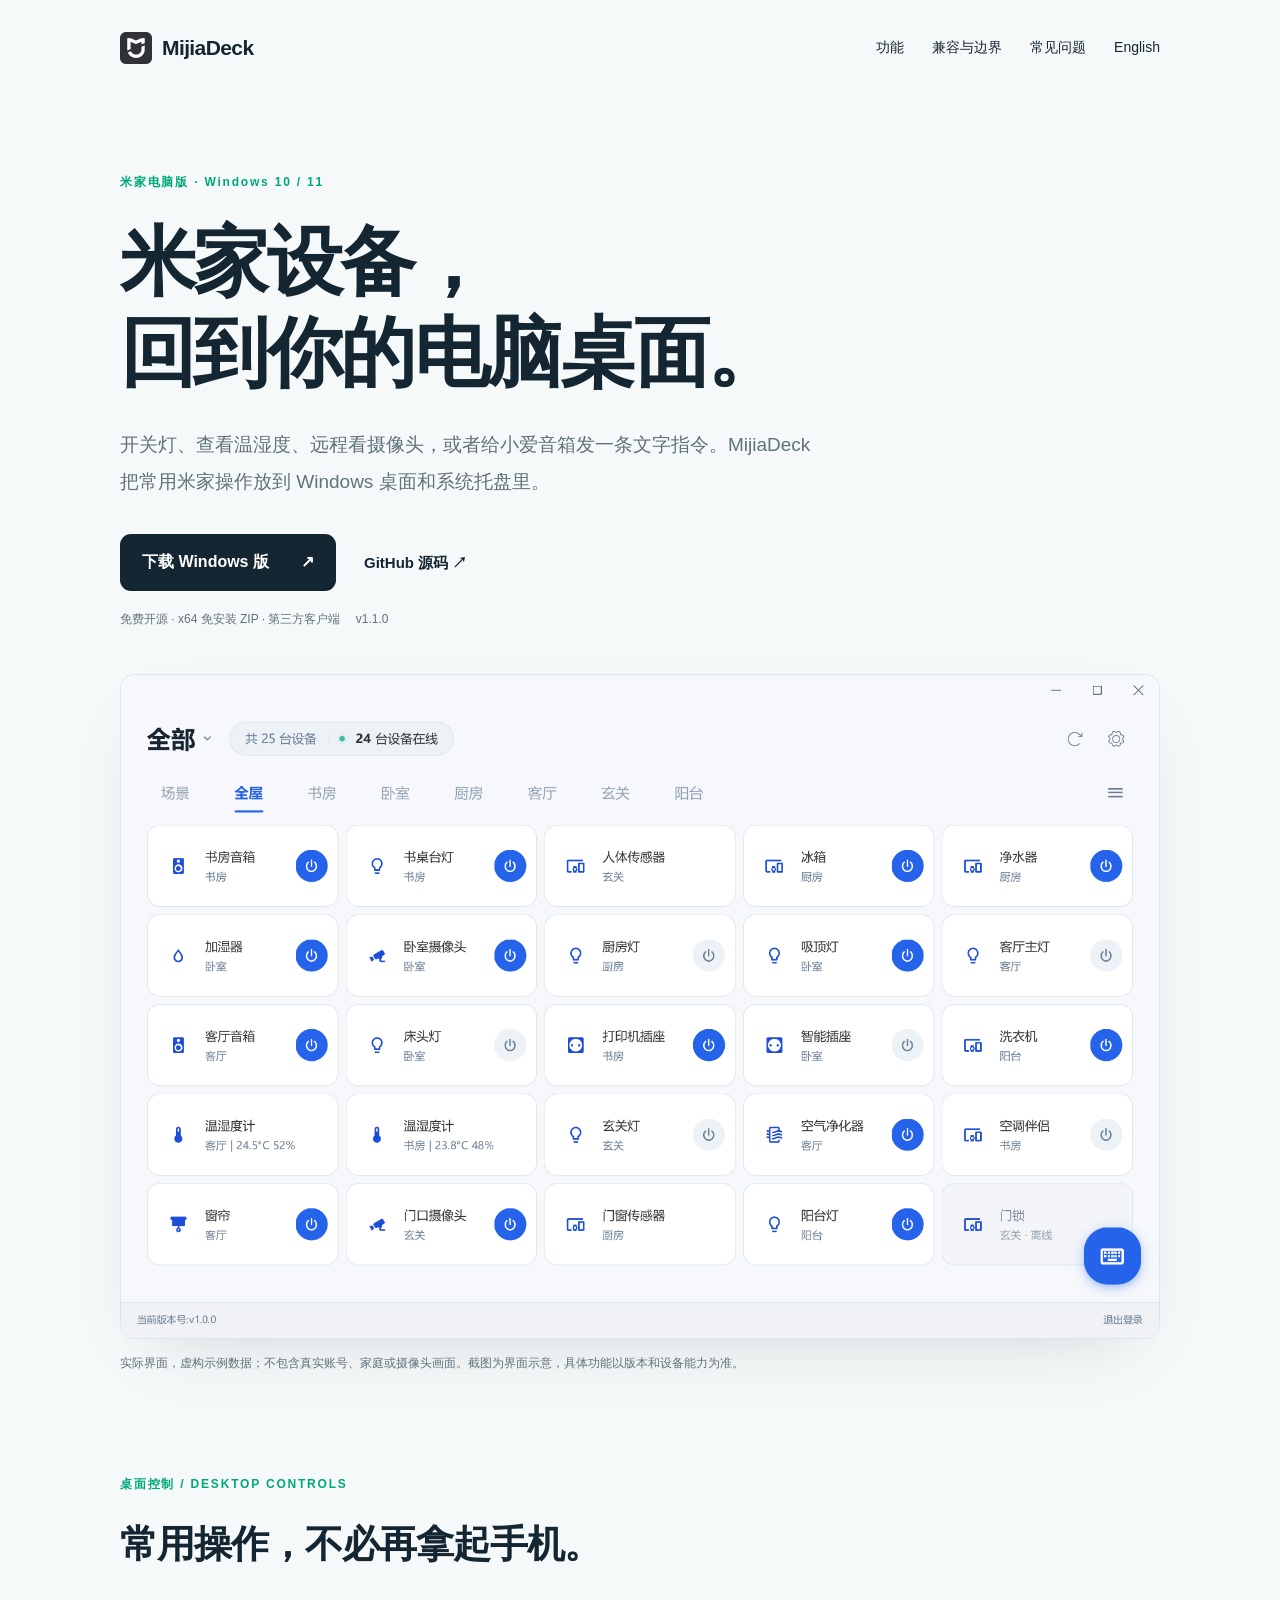
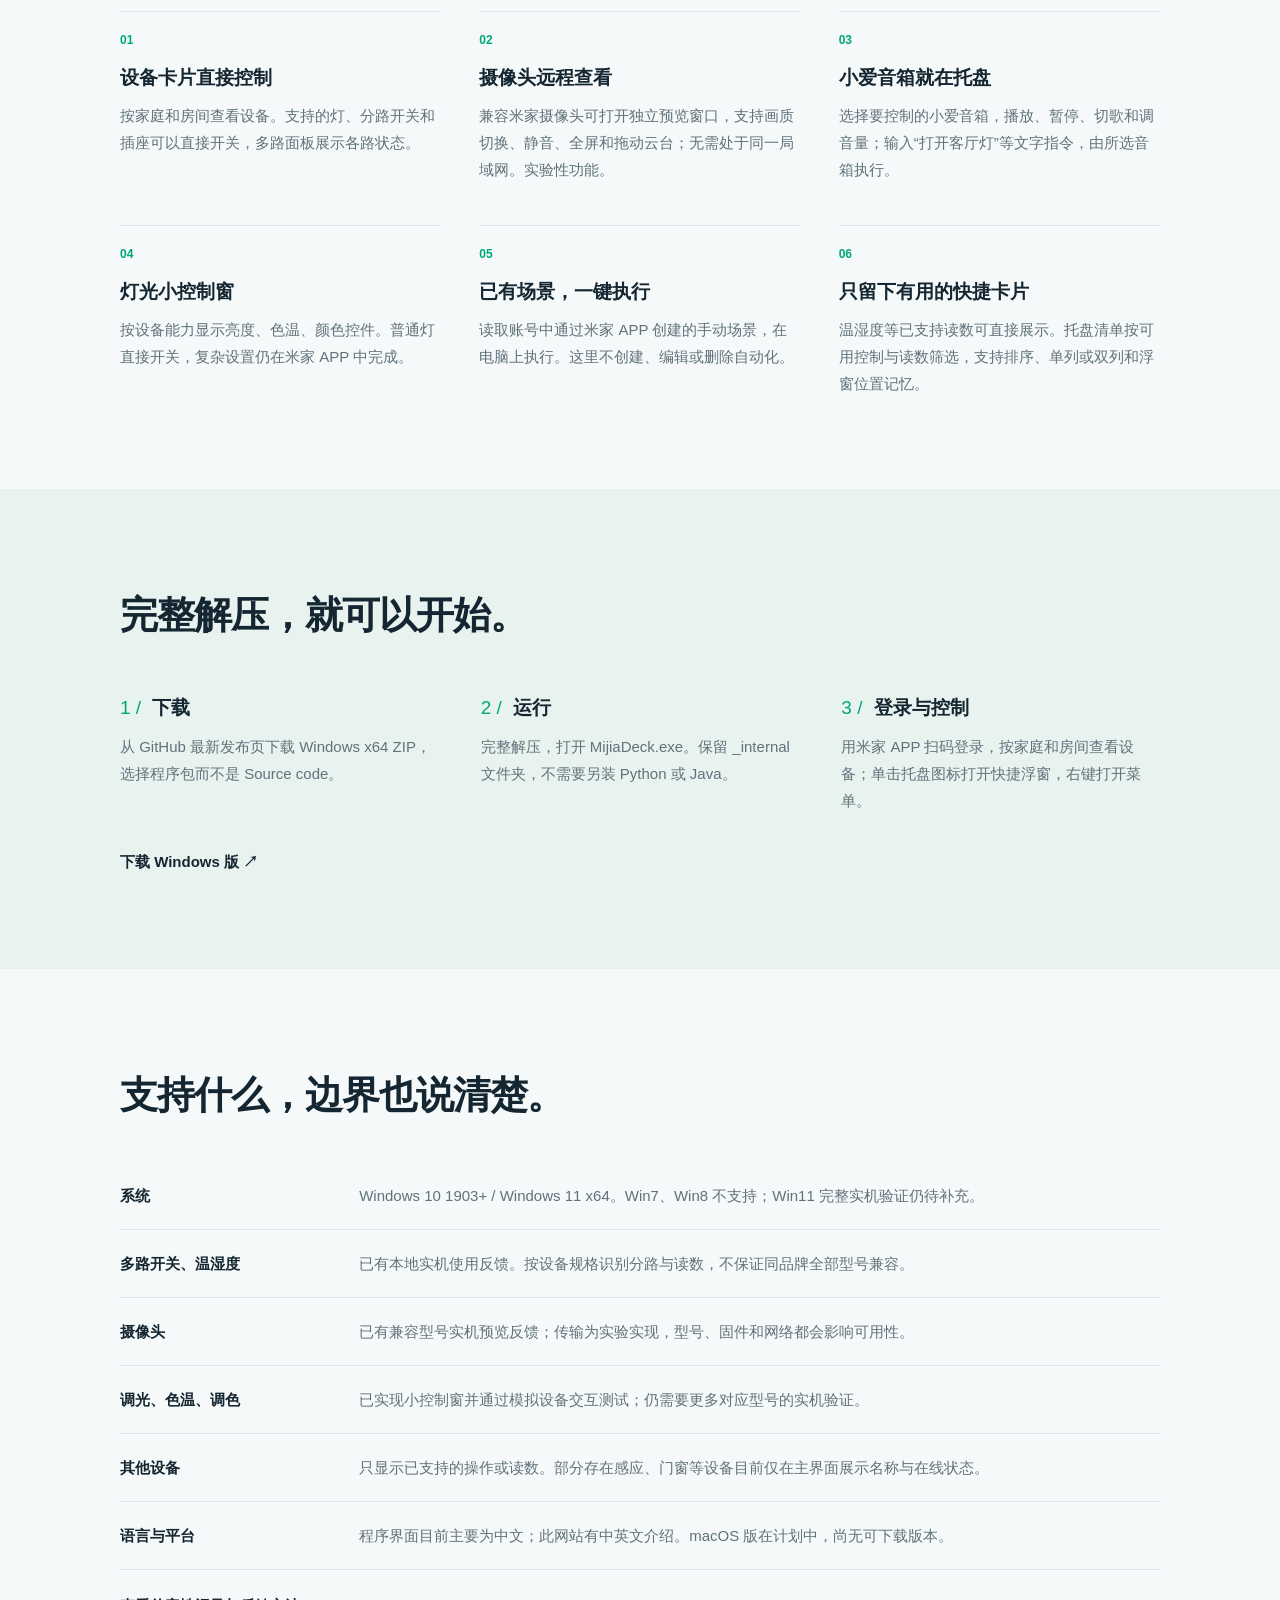
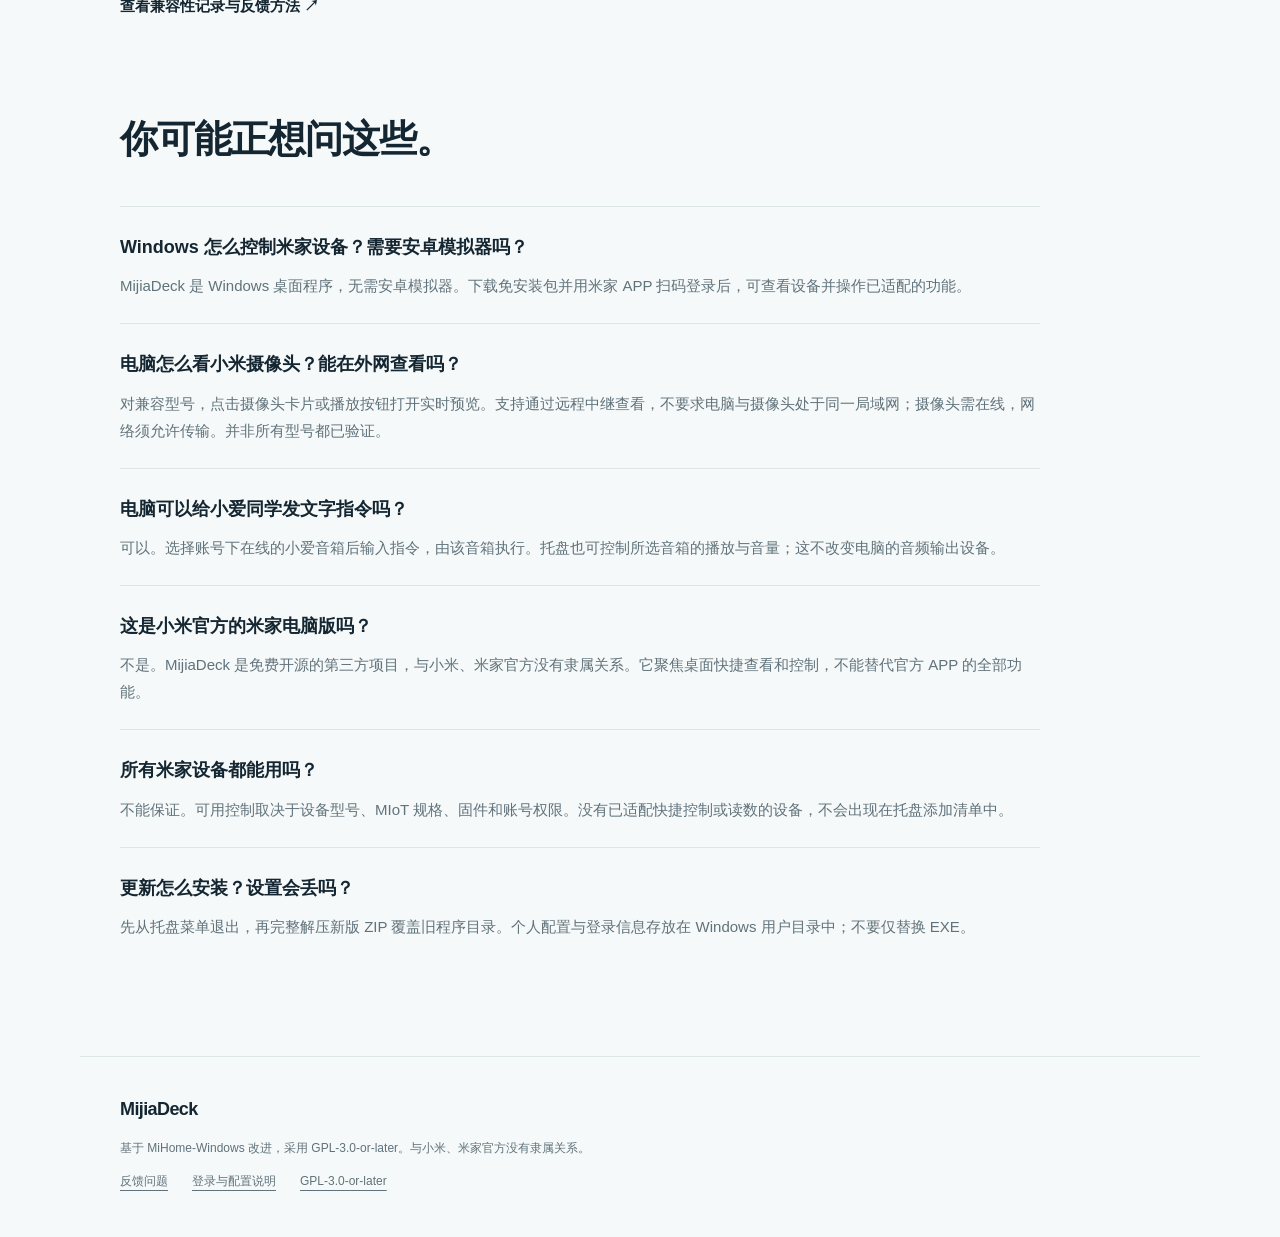
<file: docs/index.html>
<!doctype html>
<html lang="zh-Hans"><head><meta charset="utf-8"><meta name="viewport" content="width=device-width,initial-scale=1">
<title>MijiaDeck 米家电脑版 · 小米智能设备 Windows 桌面控制</title><meta name="description" content="MijiaDeck 是开源免费的第三方米家 Windows 客户端。电脑控制米家设备、远程查看兼容小米摄像头、托盘控制小爱音箱，支持灯光亮度与色温调节。">
<link rel="canonical" href="https://songmanual.github.io/MijiaDeck/"><link rel="alternate" hreflang="zh-Hans" href="https://songmanual.github.io/MijiaDeck/"><link rel="alternate" hreflang="en" href="https://songmanual.github.io/MijiaDeck/en/"><link rel="alternate" hreflang="x-default" href="https://songmanual.github.io/MijiaDeck/">
<meta property="og:type" content="website"><meta property="og:title" content="MijiaDeck 米家电脑版 · 小米智能设备 Windows 桌面控制"><meta property="og:description" content="MijiaDeck 是开源免费的第三方米家 Windows 客户端。电脑控制米家设备、远程查看兼容小米摄像头、托盘控制小爱音箱，支持灯光亮度与色温调节。"><meta property="og:url" content="https://songmanual.github.io/MijiaDeck/"><meta property="og:image" content="https://songmanual.github.io/MijiaDeck/images/main-light.png">
<meta name="twitter:card" content="summary_large_image"><link rel="icon" href="assets/logo.png"><link rel="stylesheet" href="assets/site.css">
<script type="application/ld+json">{"@context": "https://schema.org", "@type": "SoftwareApplication", "name": "MijiaDeck", "url": "https://songmanual.github.io/MijiaDeck/", "description": "MijiaDeck 是开源免费的第三方米家 Windows 客户端。电脑控制米家设备、远程查看兼容小米摄像头、托盘控制小爱音箱，支持灯光亮度与色温调节。", "applicationCategory": "LifestyleApplication", "operatingSystem": "Windows 10 1903+; Windows 11 x64", "softwareVersion": "1.1.0", "license": "https://github.com/Songmanual/MijiaDeck/blob/main/LICENSE", "offers": {"@type": "Offer", "price": "0", "priceCurrency": "USD"}}</script></head>
<body><a class="skip" href="#main">跳到正文</a>
<header class="wrap"><a class="brand" href="./"><img src="assets/logo.png" width="32" height="32" alt="">MijiaDeck</a><nav aria-label="主导航"><a href="#features">功能</a><a href="#compatibility">兼容与边界</a><a href="#faq">常见问题</a><a href="en/" lang="en">English</a></nav></header>
<main id="main"><section class="hero wrap"><p class="eyebrow">米家电脑版 · Windows 10 / 11</p><h1>米家设备，<br>回到你的电脑桌面。</h1><p class="intro">开关灯、查看温湿度、远程看摄像头，或者给小爱音箱发一条文字指令。MijiaDeck 把常用米家操作放到 Windows 桌面和系统托盘里。</p><div class="actions"><a class="button" href="https://github.com/Songmanual/MijiaDeck/releases/latest">下载 Windows 版 <span aria-hidden="true">↗</span></a><a class="text-link" href="https://github.com/Songmanual/MijiaDeck">GitHub 源码 <span aria-hidden="true">↗</span></a></div><p class="meta">免费开源 · x64 免安装 ZIP · 第三方客户端 <span>v1.1.0</span></p>
<figure class="app-shot"><img src="images/main-light.png" width="1740" height="1110" alt="MijiaDeck 米家 Windows 桌面设备卡片与房间分类界面示意" fetchpriority="high"><figcaption>实际界面，虚构示例数据；不包含真实账号、家庭或摄像头画面。截图为界面示意，具体功能以版本和设备能力为准。</figcaption></figure></section>
<section id="features" class="wrap section"><p class="eyebrow">桌面控制 / DESKTOP CONTROLS</p><h2>常用操作，不必再拿起手机。</h2><div class="features"><article><span class="number">01</span><h3>设备卡片直接控制</h3><p>按家庭和房间查看设备。支持的灯、分路开关和插座可以直接开关，多路面板展示各路状态。</p></article><article><span class="number">02</span><h3>摄像头远程查看</h3><p>兼容米家摄像头可打开独立预览窗口，支持画质切换、静音、全屏和拖动云台；无需处于同一局域网。实验性功能。</p></article><article><span class="number">03</span><h3>小爱音箱就在托盘</h3><p>选择要控制的小爱音箱，播放、暂停、切歌和调音量；输入“打开客厅灯”等文字指令，由所选音箱执行。</p></article><article><span class="number">04</span><h3>灯光小控制窗</h3><p>按设备能力显示亮度、色温、颜色控件。普通灯直接开关，复杂设置仍在米家 APP 中完成。</p></article><article><span class="number">05</span><h3>已有场景，一键执行</h3><p>读取账号中通过米家 APP 创建的手动场景，在电脑上执行。这里不创建、编辑或删除自动化。</p></article><article><span class="number">06</span><h3>只留下有用的快捷卡片</h3><p>温湿度等已支持读数可直接展示。托盘清单按可用控制与读数筛选，支持排序、单列或双列和浮窗位置记忆。</p></article></div></section>
<section class="setup"><div class="wrap section"><h2>完整解压，就可以开始。</h2><ol class="steps"><li><h3>下载</h3><p>从 GitHub 最新发布页下载 Windows x64 ZIP，选择程序包而不是 Source code。</p></li><li><h3>运行</h3><p>完整解压，打开 MijiaDeck.exe。保留 _internal 文件夹，不需要另装 Python 或 Java。</p></li><li><h3>登录与控制</h3><p>用米家 APP 扫码登录，按家庭和房间查看设备；单击托盘图标打开快捷浮窗，右键打开菜单。</p></li></ol><a class="text-link" href="https://github.com/Songmanual/MijiaDeck/releases/latest">下载 Windows 版 ↗</a></div></section>
<section id="compatibility" class="wrap section"><h2>支持什么，边界也说清楚。</h2><div class="table-scroll"><table><tbody><tr><th scope="row">系统</th><td>Windows 10 1903+ / Windows 11 x64。Win7、Win8 不支持；Win11 完整实机验证仍待补充。</td></tr><tr><th scope="row">多路开关、温湿度</th><td>已有本地实机使用反馈。按设备规格识别分路与读数，不保证同品牌全部型号兼容。</td></tr><tr><th scope="row">摄像头</th><td>已有兼容型号实机预览反馈；传输为实验实现，型号、固件和网络都会影响可用性。</td></tr><tr><th scope="row">调光、色温、调色</th><td>已实现小控制窗并通过模拟设备交互测试；仍需要更多对应型号的实机验证。</td></tr><tr><th scope="row">其他设备</th><td>只显示已支持的操作或读数。部分存在感应、门窗等设备目前仅在主界面展示名称与在线状态。</td></tr><tr><th scope="row">语言与平台</th><td>程序界面目前主要为中文；此网站有中英文介绍。macOS 版在计划中，尚无可下载版本。</td></tr></tbody></table></div><a class="text-link" href="https://github.com/Songmanual/MijiaDeck/blob/main/docs/COMPATIBILITY.md">查看兼容性记录与反馈方法 ↗</a></section>
<section id="faq" class="wrap section faq"><h2>你可能正想问这些。</h2><dl><div><dt>Windows 怎么控制米家设备？需要安卓模拟器吗？</dt><dd>MijiaDeck 是 Windows 桌面程序，无需安卓模拟器。下载免安装包并用米家 APP 扫码登录后，可查看设备并操作已适配的功能。</dd></div><div><dt>电脑怎么看小米摄像头？能在外网查看吗？</dt><dd>对兼容型号，点击摄像头卡片或播放按钮打开实时预览。支持通过远程中继查看，不要求电脑与摄像头处于同一局域网；摄像头需在线，网络须允许传输。并非所有型号都已验证。</dd></div><div><dt>电脑可以给小爱同学发文字指令吗？</dt><dd>可以。选择账号下在线的小爱音箱后输入指令，由该音箱执行。托盘也可控制所选音箱的播放与音量；这不改变电脑的音频输出设备。</dd></div><div><dt>这是小米官方的米家电脑版吗？</dt><dd>不是。MijiaDeck 是免费开源的第三方项目，与小米、米家官方没有隶属关系。它聚焦桌面快捷查看和控制，不能替代官方 APP 的全部功能。</dd></div><div><dt>所有米家设备都能用吗？</dt><dd>不能保证。可用控制取决于设备型号、MIoT 规格、固件和账号权限。没有已适配快捷控制或读数的设备，不会出现在托盘添加清单中。</dd></div><div><dt>更新怎么安装？设置会丢吗？</dt><dd>先从托盘菜单退出，再完整解压新版 ZIP 覆盖旧程序目录。个人配置与登录信息存放在 Windows 用户目录中；不要仅替换 EXE。</dd></div></dl></section></main>
<footer class="wrap"><div class="brand">MijiaDeck</div><p>基于 MiHome-Windows 改进，采用 GPL-3.0-or-later。与小米、米家官方没有隶属关系。</p><div><a href="https://github.com/Songmanual/MijiaDeck/issues">反馈问题</a><a href="https://github.com/Songmanual/MijiaDeck#下载和使用--download--use">登录与配置说明</a><a href="https://github.com/Songmanual/MijiaDeck/blob/main/LICENSE">GPL-3.0-or-later</a></div></footer></body></html>
</file>
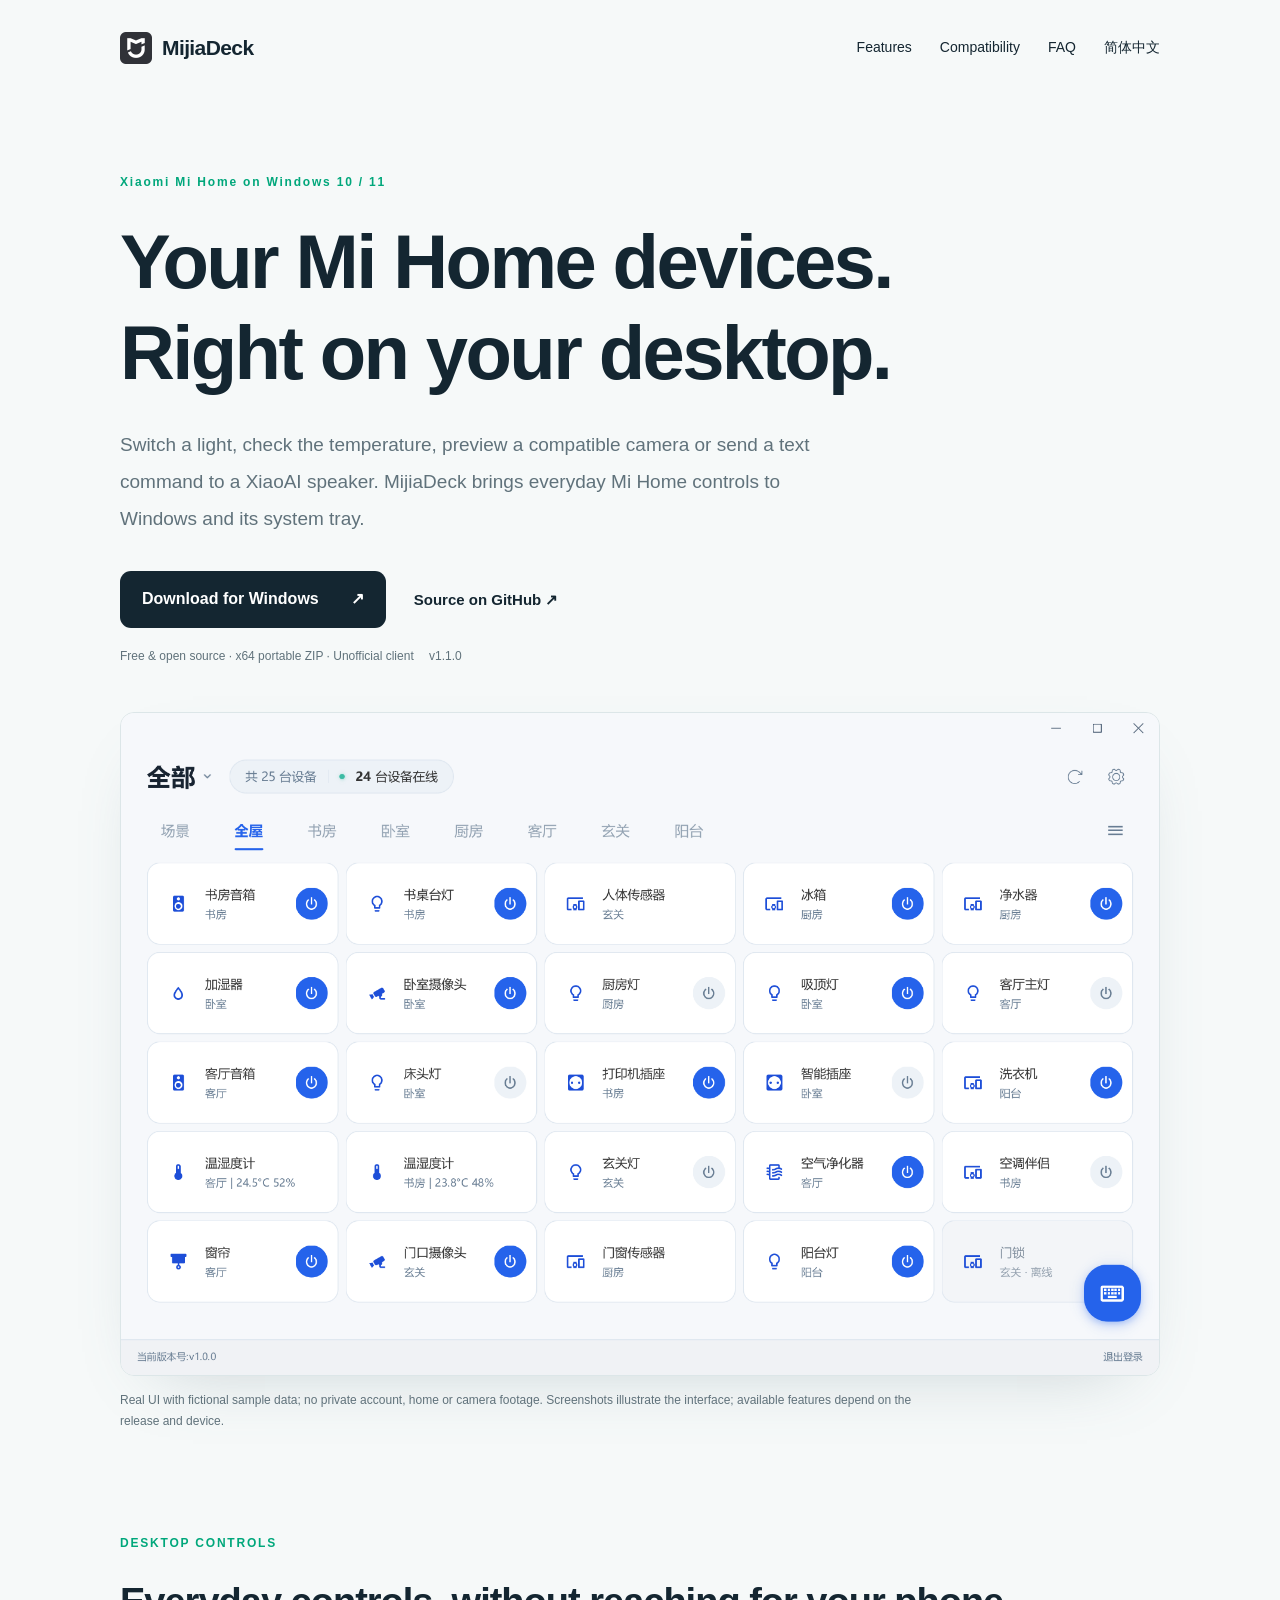
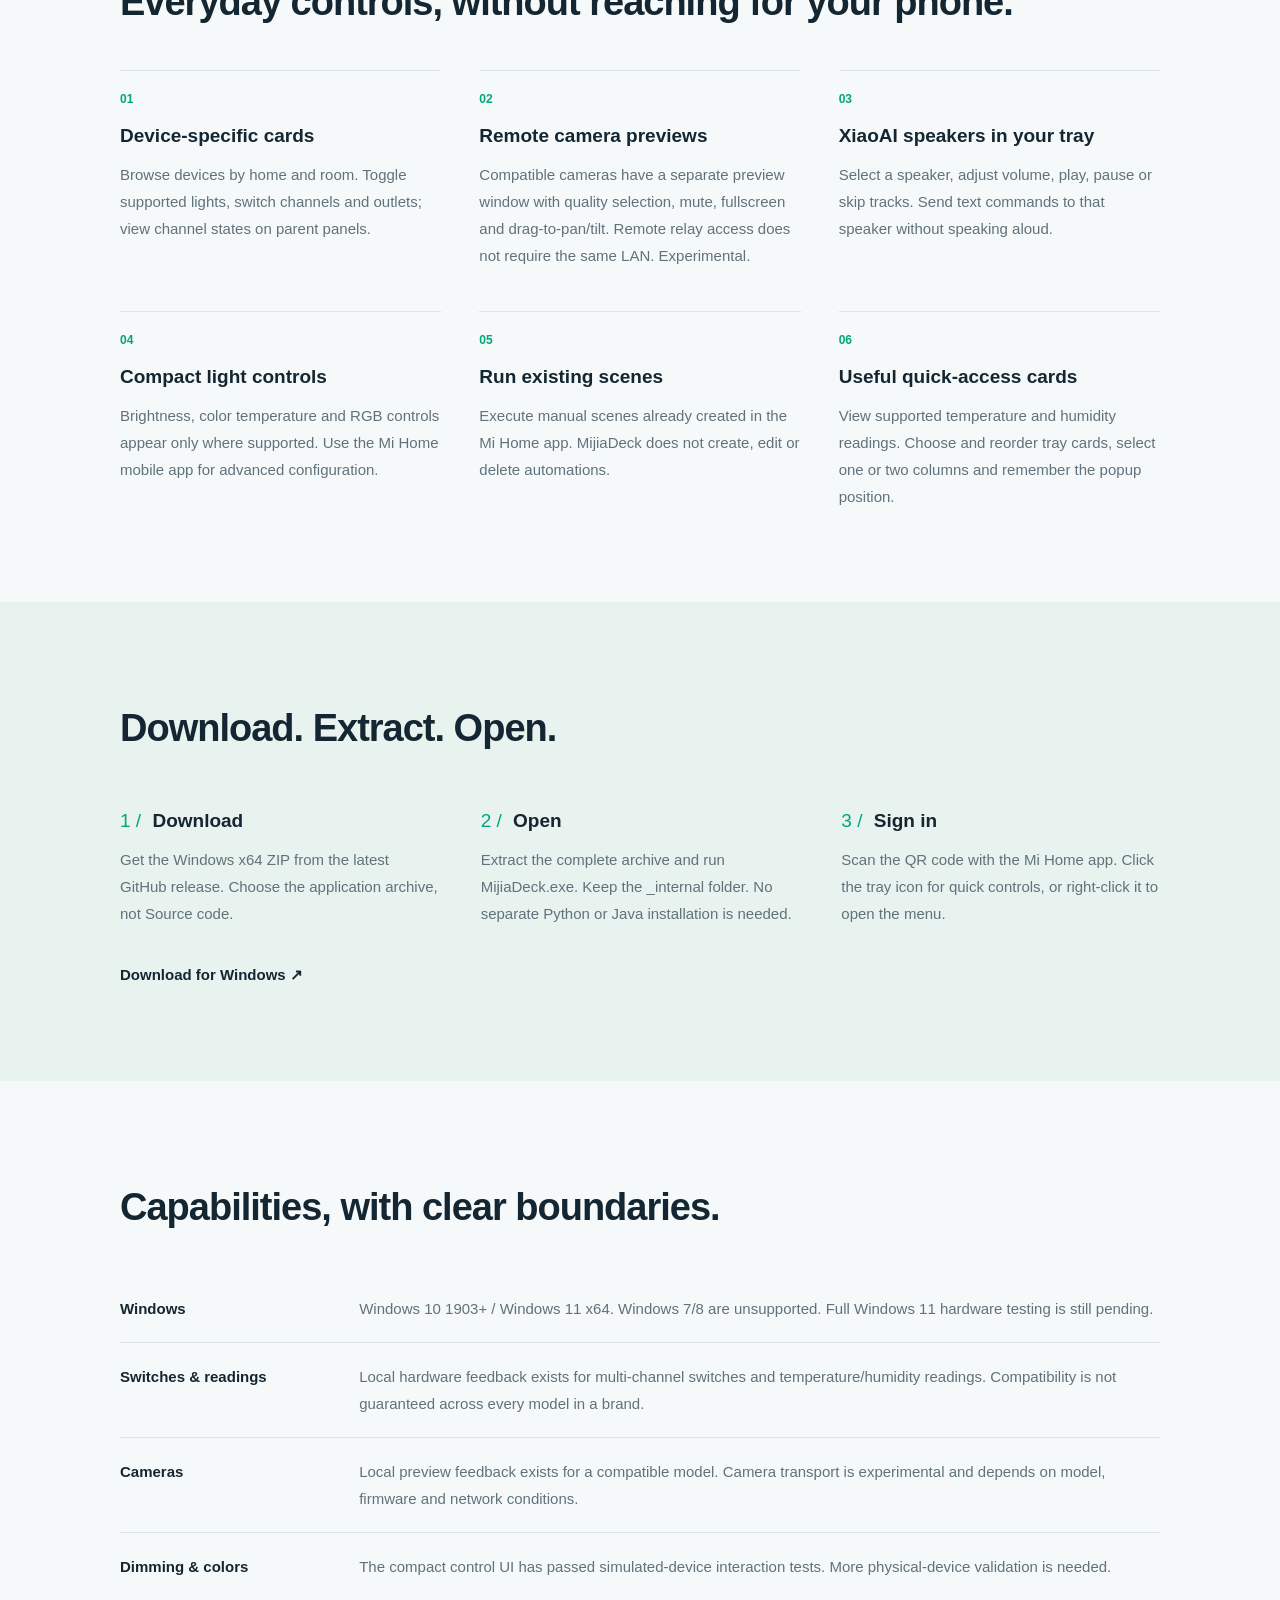
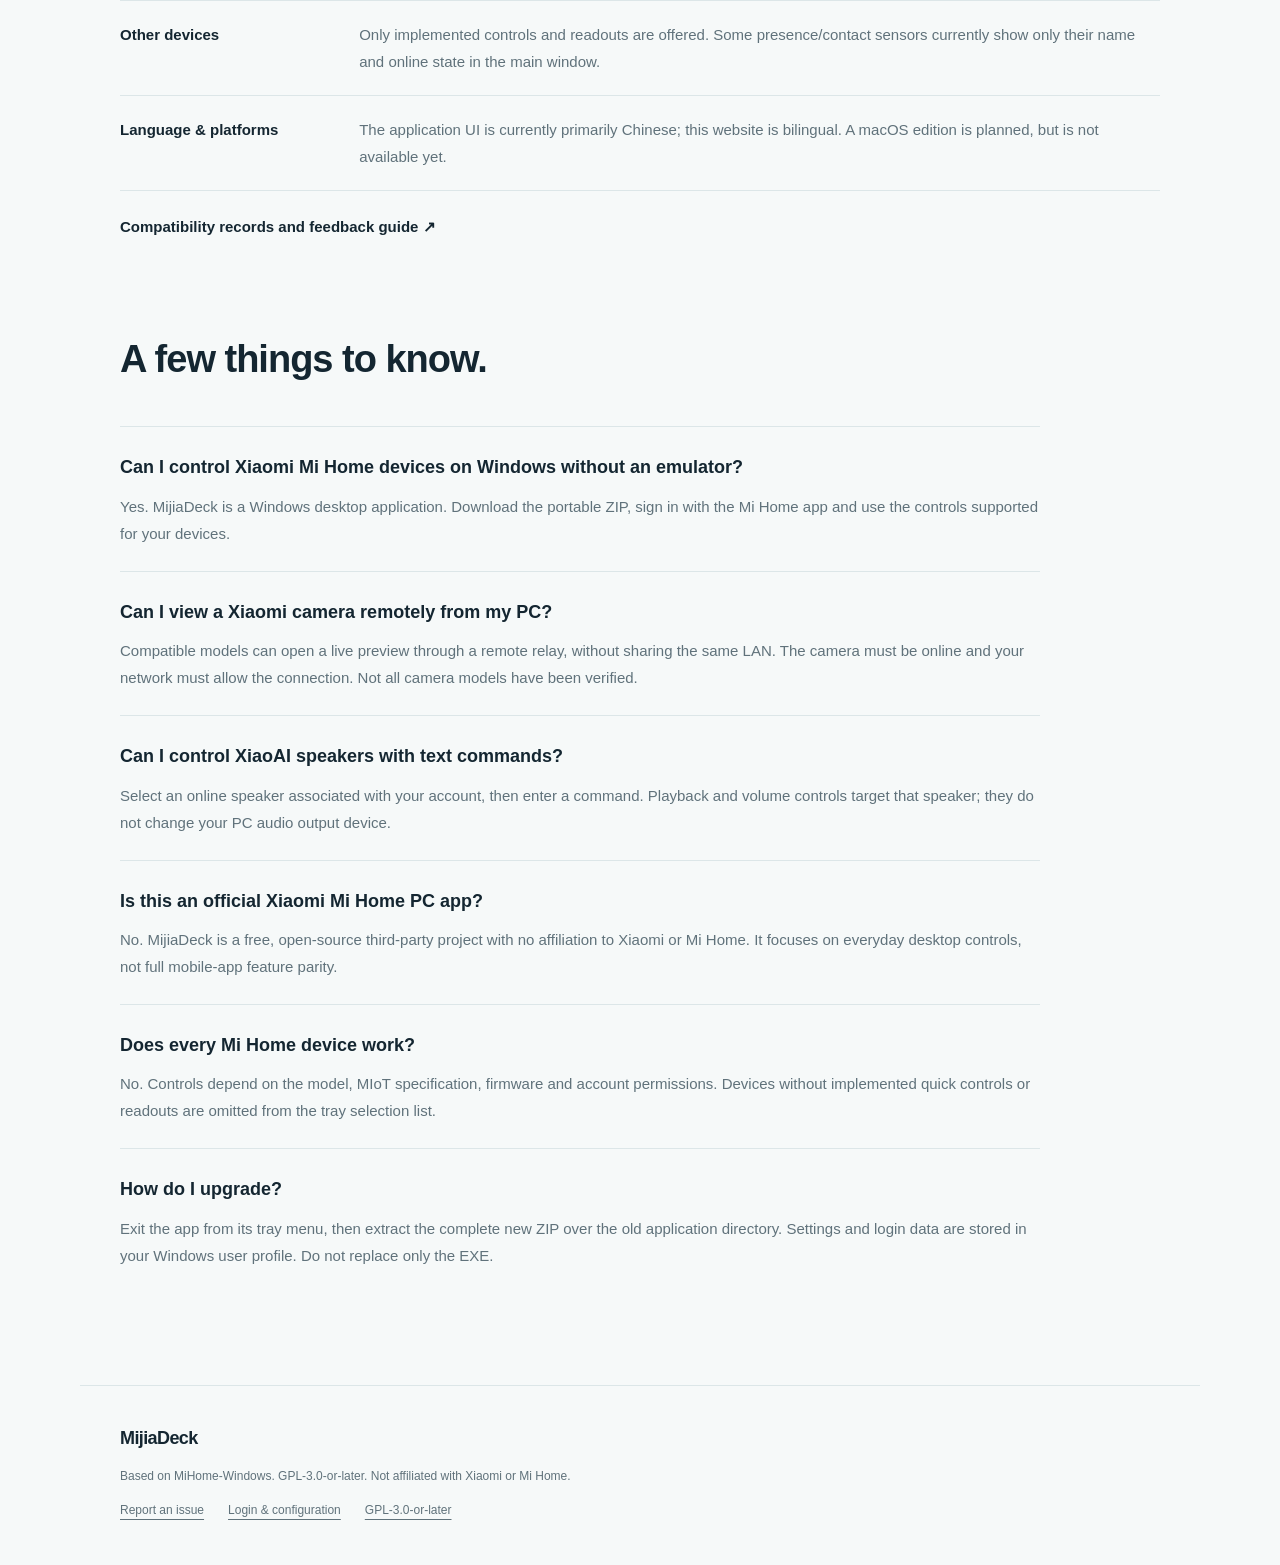
<file: docs/en/index.html>
<!doctype html>
<html lang="en"><head><meta charset="utf-8"><meta name="viewport" content="width=device-width,initial-scale=1">
<title>MijiaDeck · Xiaomi Mi Home desktop client for Windows</title><meta name="description" content="A free, open-source third-party Xiaomi Mi Home (Mijia) desktop client for Windows. Control devices, preview compatible cameras remotely and manage XiaoAI speakers from the system tray.">
<link rel="canonical" href="https://songmanual.github.io/MijiaDeck/en/"><link rel="alternate" hreflang="zh-Hans" href="https://songmanual.github.io/MijiaDeck/"><link rel="alternate" hreflang="en" href="https://songmanual.github.io/MijiaDeck/en/"><link rel="alternate" hreflang="x-default" href="https://songmanual.github.io/MijiaDeck/">
<meta property="og:type" content="website"><meta property="og:title" content="MijiaDeck · Xiaomi Mi Home desktop client for Windows"><meta property="og:description" content="A free, open-source third-party Xiaomi Mi Home (Mijia) desktop client for Windows. Control devices, preview compatible cameras remotely and manage XiaoAI speakers from the system tray."><meta property="og:url" content="https://songmanual.github.io/MijiaDeck/en/"><meta property="og:image" content="https://songmanual.github.io/MijiaDeck/images/main-light.png">
<meta name="twitter:card" content="summary_large_image"><link rel="icon" href="../assets/logo.png"><link rel="stylesheet" href="../assets/site.css">
<script type="application/ld+json">{"@context": "https://schema.org", "@type": "SoftwareApplication", "name": "MijiaDeck", "url": "https://songmanual.github.io/MijiaDeck/", "description": "A free, open-source third-party Xiaomi Mi Home (Mijia) desktop client for Windows. Control devices, preview compatible cameras remotely and manage XiaoAI speakers from the system tray.", "applicationCategory": "LifestyleApplication", "operatingSystem": "Windows 10 1903+; Windows 11 x64", "softwareVersion": "1.1.0", "license": "https://github.com/Songmanual/MijiaDeck/blob/main/LICENSE", "offers": {"@type": "Offer", "price": "0", "priceCurrency": "USD"}}</script></head>
<body><a class="skip" href="#main">Skip to content</a>
<header class="wrap"><a class="brand" href="../"><img src="../assets/logo.png" width="32" height="32" alt="">MijiaDeck</a><nav aria-label="Main navigation"><a href="#features">Features</a><a href="#compatibility">Compatibility</a><a href="#faq">FAQ</a><a href="../" lang="zh-Hans">简体中文</a></nav></header>
<main id="main"><section class="hero wrap"><p class="eyebrow">Xiaomi Mi Home on Windows 10 / 11</p><h1>Your Mi Home devices.<br>Right on your desktop.</h1><p class="intro">Switch a light, check the temperature, preview a compatible camera or send a text command to a XiaoAI speaker. MijiaDeck brings everyday Mi Home controls to Windows and its system tray.</p><div class="actions"><a class="button" href="https://github.com/Songmanual/MijiaDeck/releases/latest">Download for Windows <span aria-hidden="true">↗</span></a><a class="text-link" href="https://github.com/Songmanual/MijiaDeck">Source on GitHub <span aria-hidden="true">↗</span></a></div><p class="meta">Free & open source · x64 portable ZIP · Unofficial client <span>v1.1.0</span></p>
<figure class="app-shot"><img src="../images/main-light.png" width="1740" height="1110" alt="MijiaDeck Windows device cards and room navigation, with fictional sample data" fetchpriority="high"><figcaption>Real UI with fictional sample data; no private account, home or camera footage. Screenshots illustrate the interface; available features depend on the release and device.</figcaption></figure></section>
<section id="features" class="wrap section"><p class="eyebrow">DESKTOP CONTROLS</p><h2>Everyday controls, without reaching for your phone.</h2><div class="features"><article><span class="number">01</span><h3>Device-specific cards</h3><p>Browse devices by home and room. Toggle supported lights, switch channels and outlets; view channel states on parent panels.</p></article><article><span class="number">02</span><h3>Remote camera previews</h3><p>Compatible cameras have a separate preview window with quality selection, mute, fullscreen and drag-to-pan/tilt. Remote relay access does not require the same LAN. Experimental.</p></article><article><span class="number">03</span><h3>XiaoAI speakers in your tray</h3><p>Select a speaker, adjust volume, play, pause or skip tracks. Send text commands to that speaker without speaking aloud.</p></article><article><span class="number">04</span><h3>Compact light controls</h3><p>Brightness, color temperature and RGB controls appear only where supported. Use the Mi Home mobile app for advanced configuration.</p></article><article><span class="number">05</span><h3>Run existing scenes</h3><p>Execute manual scenes already created in the Mi Home app. MijiaDeck does not create, edit or delete automations.</p></article><article><span class="number">06</span><h3>Useful quick-access cards</h3><p>View supported temperature and humidity readings. Choose and reorder tray cards, select one or two columns and remember the popup position.</p></article></div></section>
<section class="setup"><div class="wrap section"><h2>Download. Extract. Open.</h2><ol class="steps"><li><h3>Download</h3><p>Get the Windows x64 ZIP from the latest GitHub release. Choose the application archive, not Source code.</p></li><li><h3>Open</h3><p>Extract the complete archive and run MijiaDeck.exe. Keep the _internal folder. No separate Python or Java installation is needed.</p></li><li><h3>Sign in</h3><p>Scan the QR code with the Mi Home app. Click the tray icon for quick controls, or right-click it to open the menu.</p></li></ol><a class="text-link" href="https://github.com/Songmanual/MijiaDeck/releases/latest">Download for Windows ↗</a></div></section>
<section id="compatibility" class="wrap section"><h2>Capabilities, with clear boundaries.</h2><div class="table-scroll"><table><tbody><tr><th scope="row">Windows</th><td>Windows 10 1903+ / Windows 11 x64. Windows 7/8 are unsupported. Full Windows 11 hardware testing is still pending.</td></tr><tr><th scope="row">Switches &amp; readings</th><td>Local hardware feedback exists for multi-channel switches and temperature/humidity readings. Compatibility is not guaranteed across every model in a brand.</td></tr><tr><th scope="row">Cameras</th><td>Local preview feedback exists for a compatible model. Camera transport is experimental and depends on model, firmware and network conditions.</td></tr><tr><th scope="row">Dimming &amp; colors</th><td>The compact control UI has passed simulated-device interaction tests. More physical-device validation is needed.</td></tr><tr><th scope="row">Other devices</th><td>Only implemented controls and readouts are offered. Some presence/contact sensors currently show only their name and online state in the main window.</td></tr><tr><th scope="row">Language &amp; platforms</th><td>The application UI is currently primarily Chinese; this website is bilingual. A macOS edition is planned, but is not available yet.</td></tr></tbody></table></div><a class="text-link" href="https://github.com/Songmanual/MijiaDeck/blob/main/docs/COMPATIBILITY.md">Compatibility records and feedback guide ↗</a></section>
<section id="faq" class="wrap section faq"><h2>A few things to know.</h2><dl><div><dt>Can I control Xiaomi Mi Home devices on Windows without an emulator?</dt><dd>Yes. MijiaDeck is a Windows desktop application. Download the portable ZIP, sign in with the Mi Home app and use the controls supported for your devices.</dd></div><div><dt>Can I view a Xiaomi camera remotely from my PC?</dt><dd>Compatible models can open a live preview through a remote relay, without sharing the same LAN. The camera must be online and your network must allow the connection. Not all camera models have been verified.</dd></div><div><dt>Can I control XiaoAI speakers with text commands?</dt><dd>Select an online speaker associated with your account, then enter a command. Playback and volume controls target that speaker; they do not change your PC audio output device.</dd></div><div><dt>Is this an official Xiaomi Mi Home PC app?</dt><dd>No. MijiaDeck is a free, open-source third-party project with no affiliation to Xiaomi or Mi Home. It focuses on everyday desktop controls, not full mobile-app feature parity.</dd></div><div><dt>Does every Mi Home device work?</dt><dd>No. Controls depend on the model, MIoT specification, firmware and account permissions. Devices without implemented quick controls or readouts are omitted from the tray selection list.</dd></div><div><dt>How do I upgrade?</dt><dd>Exit the app from its tray menu, then extract the complete new ZIP over the old application directory. Settings and login data are stored in your Windows user profile. Do not replace only the EXE.</dd></div></dl></section></main>
<footer class="wrap"><div class="brand">MijiaDeck</div><p>Based on MiHome-Windows. GPL-3.0-or-later. Not affiliated with Xiaomi or Mi Home.</p><div><a href="https://github.com/Songmanual/MijiaDeck/issues">Report an issue</a><a href="https://github.com/Songmanual/MijiaDeck#下载和使用--download--use">Login & configuration</a><a href="https://github.com/Songmanual/MijiaDeck/blob/main/LICENSE">GPL-3.0-or-later</a></div></footer></body></html>
</file>
<file: docs/assets/site.css>
:root{color-scheme:light;--ink:#142631;--muted:#60727b;--green:#00a77b;--line:#dce6e8;--paper:#f6f9f9}*{box-sizing:border-box}html{scroll-behavior:smooth;scroll-padding-top:24px}body{margin:0;background:var(--paper);color:var(--ink);font:16px/1.8 -apple-system,BlinkMacSystemFont,"Segoe UI","Microsoft YaHei",sans-serif}a{color:inherit;text-underline-offset:5px}img{max-width:100%;height:auto}a:focus-visible{outline:3px solid var(--green);outline-offset:5px}.wrap{max-width:1120px;margin:auto;padding-left:40px;padding-right:40px}header{min-height:96px;display:flex;align-items:center;justify-content:space-between;gap:24px}.brand{display:flex;align-items:center;gap:10px;font-size:21px;font-weight:750;text-decoration:none;letter-spacing:-.6px}nav{display:flex;gap:28px;font-size:14px}nav a{text-decoration:none}nav a:hover,.text-link:hover{color:var(--green)}.hero{padding-top:76px}.eyebrow{font-size:12px;font-weight:700;letter-spacing:1.8px;color:var(--green);margin:0 0 22px}h1{font-size:clamp(40px,6.7vw,76px);line-height:1.2;letter-spacing:-2.6px;margin:0 0 28px;font-weight:750}h2{font-size:clamp(27px,3vw,38px);line-height:1.4;letter-spacing:-1px;margin:0 0 40px}h3{font-size:19px;line-height:1.5;margin:12px 0 10px}.intro{max-width:710px;font-size:19px;line-height:1.95;color:var(--muted);margin:0 0 34px}.actions{display:flex;align-items:center;gap:28px;flex-wrap:wrap}.button{display:inline-flex;gap:32px;align-items:center;justify-content:space-between;border-radius:11px;padding:14px 22px;background:var(--ink);color:white;text-decoration:none;font-weight:650}.button:hover{background:#24434b}.text-link{font-size:15px;font-weight:650;text-decoration:none}.meta{font-size:12px;color:var(--muted);margin:18px 0 44px}.meta span{margin-left:12px}.app-shot{margin:0}.app-shot img{display:block;width:100%;border:1px solid var(--line);border-radius:14px;box-shadow:0 26px 70px -38px #56727c55}.app-shot figcaption{font-size:12px;color:var(--muted);margin:14px 0 0;max-width:820px}.section{padding-top:100px;padding-bottom:92px}.features{display:grid;grid-template-columns:repeat(3,1fr);gap:42px 38px}.features p,.steps p{color:var(--muted);font-size:15px;margin:0}.number{font-size:12px;font-weight:650;color:var(--green);display:block;border-top:1px solid var(--line);padding-top:18px}.setup{background:#e8f2ef}.steps{padding:0;list-style:none;counter-reset:step;display:grid;grid-template-columns:repeat(3,1fr);gap:42px;margin:0 0 34px}.steps li{counter-increment:step}.steps h3:before{content:counter(step) " / ";color:var(--green);font-weight:500;margin-right:6px}.table-scroll{overflow-x:auto}table{border-collapse:collapse;width:100%;font-size:15px;margin-bottom:22px}th,td{padding:20px 0;border-bottom:1px solid var(--line);vertical-align:top;text-align:left}th{width:23%;min-width:132px;padding-right:30px;font-weight:650}td{color:var(--muted)}.faq{padding-top:0}.faq dl{margin:0;max-width:920px}.faq dl>div{border-top:1px solid var(--line);padding:24px 0}.faq dt{font-size:18px;font-weight:650;margin-bottom:9px}.faq dd{margin:0;color:var(--muted);font-size:15px}footer{border-top:1px solid var(--line);padding-top:36px;padding-bottom:44px;font-size:12px;color:var(--muted)}footer .brand{color:var(--ink);font-size:18px}footer a{margin-right:24px}.skip{position:absolute;top:-100px;left:20px;padding:12px;background:white}.skip:focus{top:10px}@media(max-width:760px){.wrap{padding-left:24px;padding-right:24px}header{align-items:flex-start;padding-top:24px;padding-bottom:18px;flex-wrap:wrap;gap:16px;min-height:0}nav{gap:20px;font-size:13px;flex-wrap:wrap}.hero{padding-top:54px}h1{letter-spacing:-1.3px}.intro{font-size:17px}.features,.steps{grid-template-columns:1fr;gap:28px}.section{padding-top:68px;padding-bottom:58px}.faq{padding-top:0}.app-shot img{border-radius:8px}.meta{max-width:320px}th{min-width:112px;padding-right:16px}.actions{gap:20px}}@media(prefers-reduced-motion:reduce){html{scroll-behavior:auto}}
</file>
